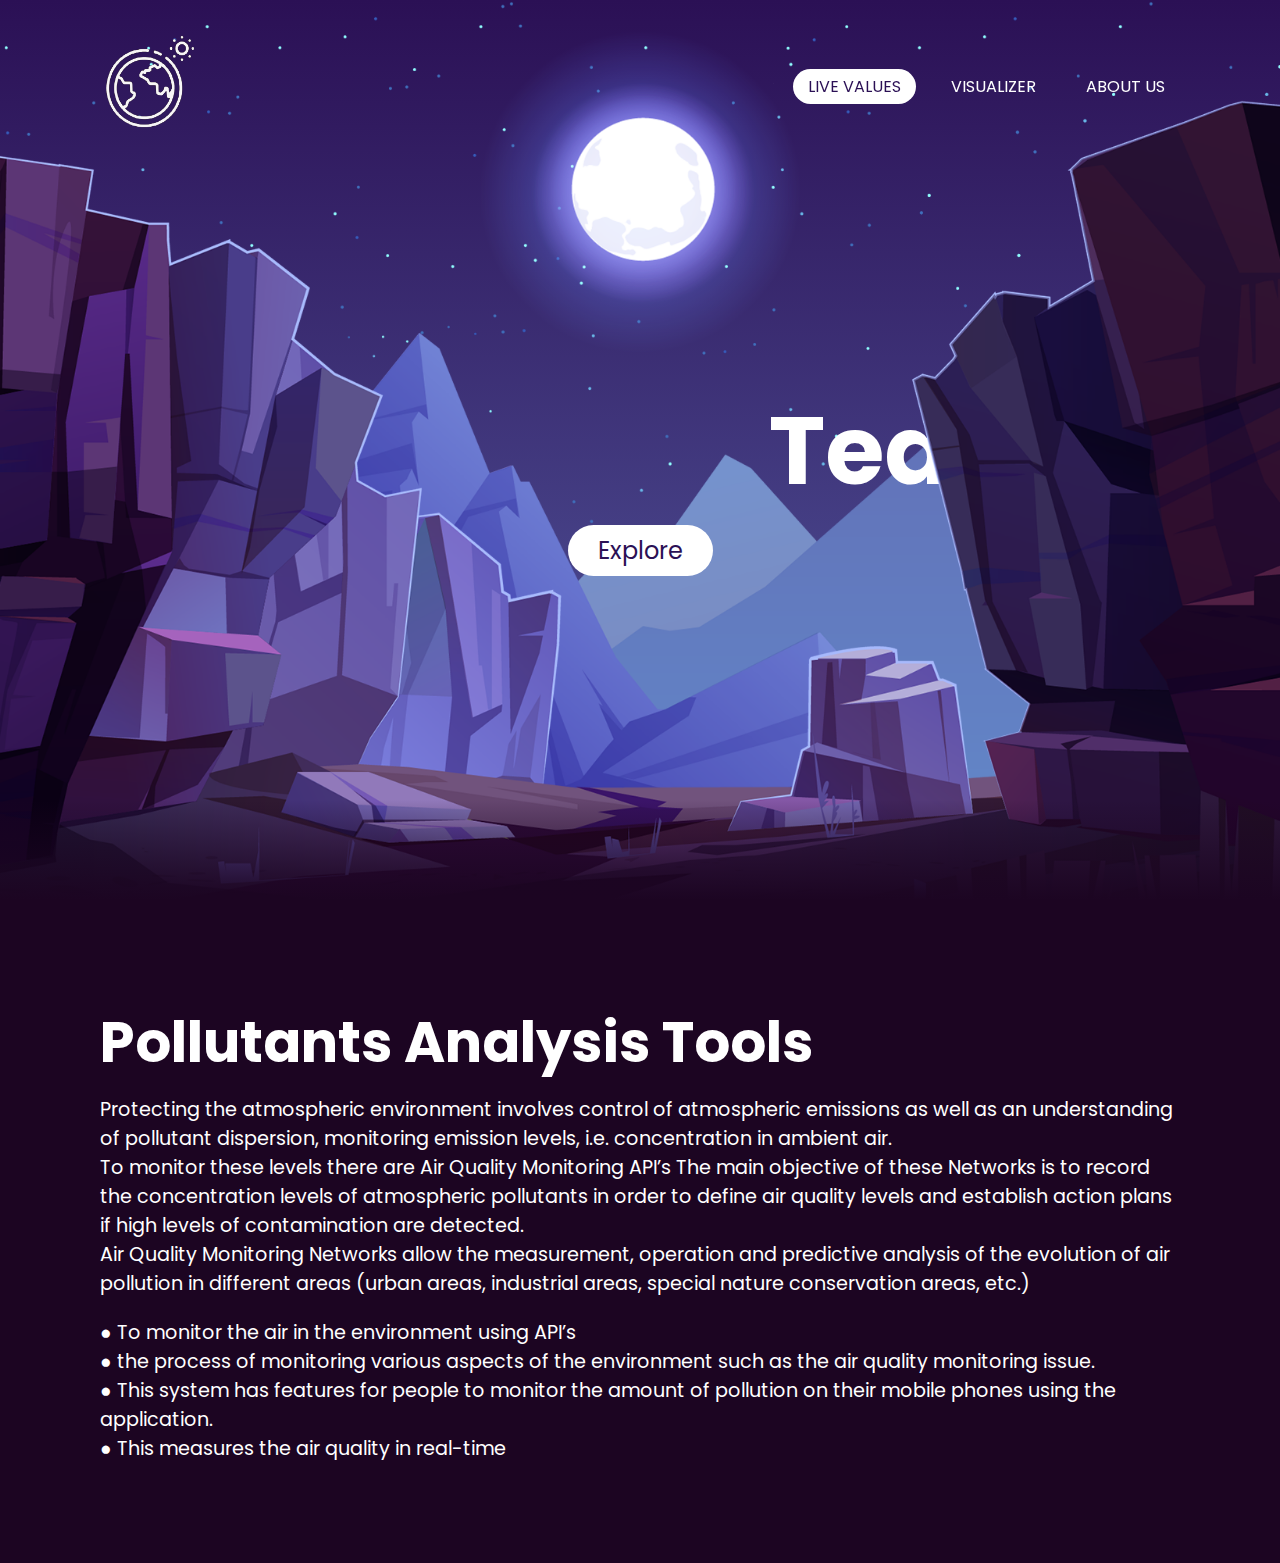
<file: index.html>
<!DOCTYPE html>
<html lang="en">
<head>
    <meta charset="UTF-8">
    <meta http-equiv="X-UA-Compatible" content="IE=edge">
    <meta name="viewport" content="width=device-width, initial-scale=1.0">
    <title>Document</title>
    <link rel="stylesheet" href="style.css">
</head>
<body>
    <header>
        <a href="#" class="logo"><img src="logo.png" alt="logo" class="images"></a>
        <ul>
            <li><a href="POLLUTANTS_FINDER/index.html" class="active">LIVE VALUES</a></li>
            <li><a href="Visualizer.html">VISUALIZER</a></li>
            <li><a href="PORTFOLIO/html.html">ABOUT US</a></li>
        </ul>
    </header>
    <section>
        <img src="stars.png" alt="stars" id="stars">
        <img src="moon.png" alt="moon" id="moon">
        <img src="mountains_behind.png" alt="mountains_behind" id="mountains_behind">
        <h2 id="text">Team Neon</h2>
        <a href="#sec" id="btn">Explore</a>
        <img src="mountains_front.png" alt="mountains_front" id="mountains_front">
    </section>
    <div id="sec">
        <h2>Pollutants Analysis Tools</h2>
        <p>
            Protecting the atmospheric environment involves control of atmospheric emissions as well as an
            understanding of pollutant dispersion, monitoring
            emission levels, i.e. concentration in ambient air.
        </p>
        <p>
            To monitor these levels there are Air Quality Monitoring
            API’s The main objective of these Networks is to record
            the concentration levels of atmospheric pollutants in
            order to define air quality levels and establish action
            plans if high levels of contamination are detected.
        </p>

       <p>
        Air Quality Monitoring Networks allow the
        measurement, operation and predictive analysis of
        the evolution of air pollution in different areas
        (urban areas, industrial areas, special nature
        conservation areas, etc.)
        </p>

       <p style="padding-top: 20px">
        ● To monitor the air in the environment using API’s<br>
        ● the process of monitoring various aspects of the
        environment such as the air quality monitoring
        issue.<br>
        ● This system has features for people to monitor the
        amount of pollution on their mobile phones using
        the application.<br>
        ● This measures the air quality in real-time <br>
        </p>

       


    </div>
    <script>
        let stars = document.getElementById('stars');
        let moon = document.getElementById('moon');
        let mountains_behind = document.getElementById('mountains_behind');
        let text = document.getElementById('text');
        let mountains_front = document.getElementById('mountains_front');
        
        window.addEventListener('scroll', () => {
            let value = window.scrollY;
            stars.style.left = value * 0.25 + 'px';
            moon.style.left = value * 1.05 + 'px';
            mountains_behind.style.left = value * 0.5 + 'px';
            mountains_front.style.left = value * 0 + 'px';
            text.style.left = value * 4 + 'px';
        });
    </script>
</body>
</html>
</file>
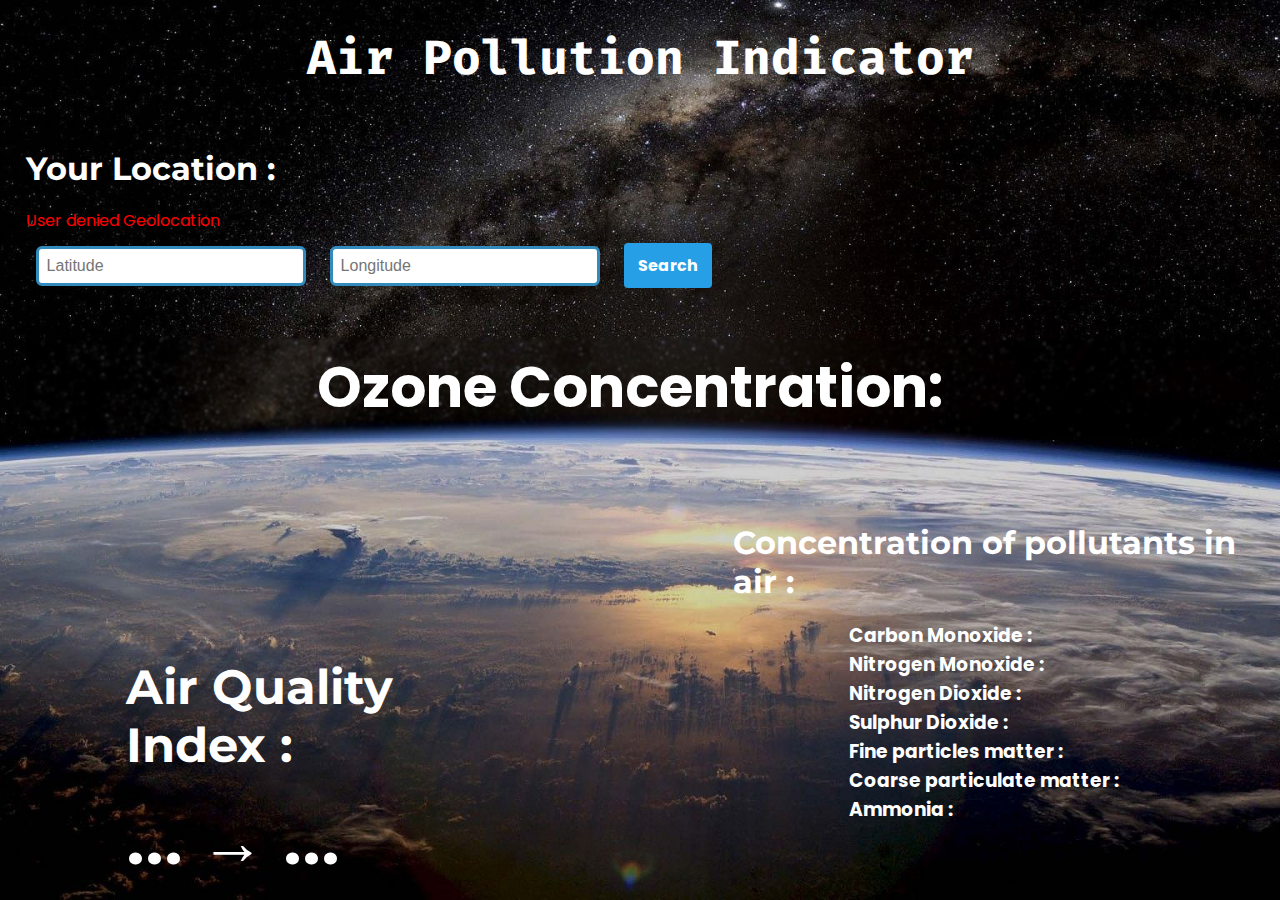
<file: POLLUTANTS_FINDER/index.html>
<!DOCTYPE html>
<html lang="en">
<head>
	<meta charset="UTF-8">
	<meta name="viewport" content="width=device-width, initial-scale=1.0">
	<title>Air Pollution Indicator</title>
	<link rel="stylesheet" href="./style.css" />
	<link rel="preconnect" href="https://fonts.gstatic.com">
	<link href="https://fonts.googleapis.com/css2?family=Fira+Code:wght@700&family=Montserrat:wght@700&family=Poppins&display=swap" rel="stylesheet">
</head>
<body>
	<div class="root">
		<h1 class="heading">Air Pollution Indicator</h1>
		<div class="location-container">
			<h2 class="sub-heading">Your Location :</h2>
			<label for="error-msg" style="color: red;"></label><br />
			<input
				type="number"
				name="lat"
				placeholder="Latitude"
				id="latitude"
				step="0.0001"
				class="loc-input" />
			
			<input
				type="number"
				name="lon"
				placeholder="Longitude"
				id="longitude"
				step="0.0001"
				class="loc-input" />
			<button class="search-btn">Search</button>
		</div>
		<div class="hellobro">
			<h3 class="component-names">Ozone Concentration:</h3>
			<span class="component-val" data-comp="o3"></span>
		</div>
		<div class="air-info">
			<div class="sect">
				<h2 class="sub-heading">Air Quality Index :</h2>
				<span class="air-quality">...</span>
				<span class="arr">&nbsp;&rarr;&nbsp;</span>
				<span class="air-quality-status">...</span>
			</div>
			<div class="component-container">
				<h2 class="sub-heading">
					Concentration of pollutants in air :
				</h2>
				<div class="contents">
					<div>
						<h3 class="component-names">Carbon Monoxide :</h3>
						<span class="component-val" data-comp="co"></span>
					</div>
					<div>
						<h3 class="component-names">Nitrogen Monoxide :</h3>
						<span class="component-val" data-comp="no"></span>
					</div>
					<div>
						<h3 class="component-names">Nitrogen Dioxide :</h3>
						<span class="component-val" data-comp="no2"></span>
					</div>
					
					<div>
						<h3 class="component-names">Sulphur Dioxide :</h3>
						<span class="component-val" data-comp="so2"></span>
					</div>
					<div>
						<h3 class="component-names">Fine particles matter :</h3>
						<span class="component-val" data-comp="pm2_5"></span>
					</div>
					<div>
						<h3 class="component-names">Coarse particulate matter :</h3>
						<span class="component-val" data-comp="pm10"></span>
					</div>
					<div>
						<h3 class="component-names">Ammonia :</h3>
						<span class="component-val" data-comp="nh3"></span>
					</div>
				</div>
				<!--  micrograms per cubic meter of air (μg/m3)  -->
			</div>
		</div>
		<footer>
		</footer>
	</div>
	<script src="./script.js" defer></script>
</body>
</html>
</file>
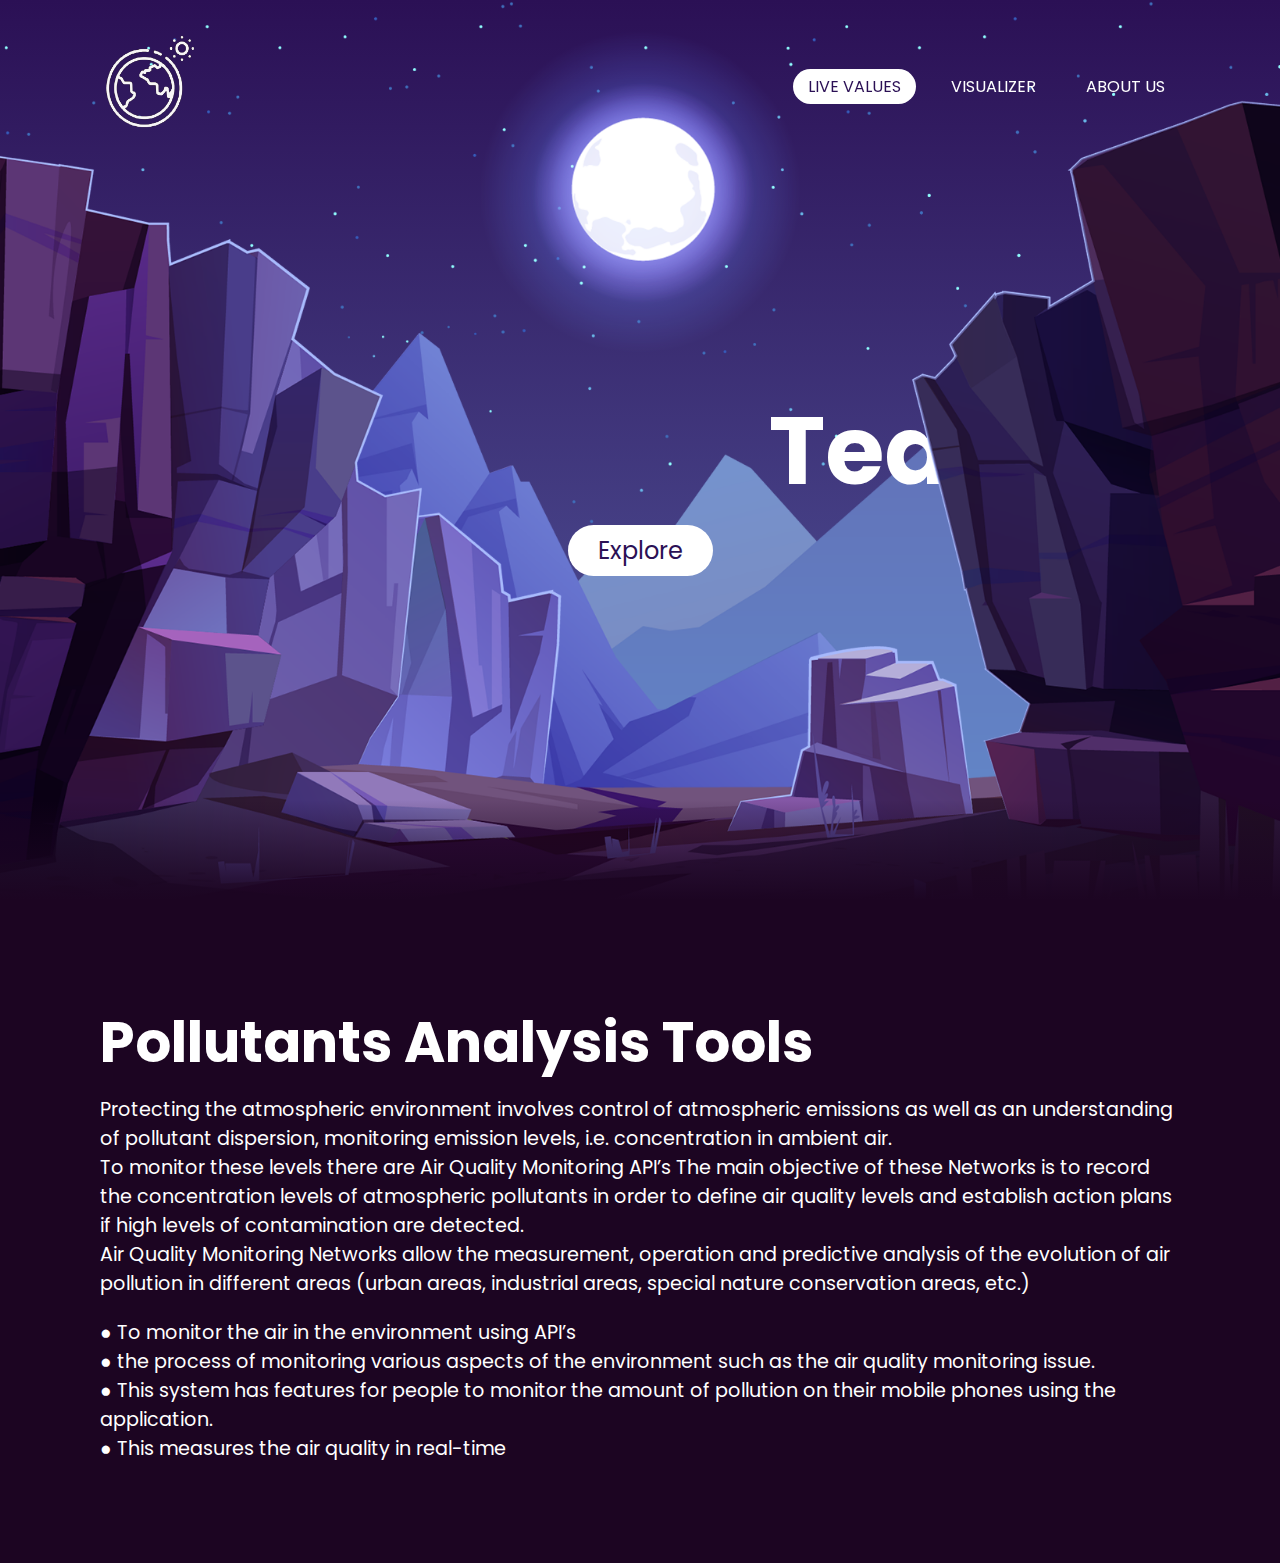
<file: indx.html>
<!DOCTYPE html>
<html lang="en">
<head>
    <meta charset="UTF-8">
    <meta http-equiv="X-UA-Compatible" content="IE=edge">
    <meta name="viewport" content="width=device-width, initial-scale=1.0">
    <title>Document</title>
    <link rel="stylesheet" href="style.css">
</head>
<body>
    <header>
        <a href="#" class="logo"><img src="logo.png" alt="logo" class="images"></a>
        <ul>
            <li><a href="POLLUTANTS_FINDER/index.html" class="active">LIVE VALUES</a></li>
            <li><a href="visualizer.html">VISUALIZER</a></li>
            <li><a href="PORTFOLIO/html.html">ABOUT US</a></li>
        </ul>
    </header>
    <section>
        <img src="stars.png" alt="stars" id="stars">
        <img src="moon.png" alt="moon" id="moon">
        <img src="mountains_behind.png" alt="mountains_behind" id="mountains_behind">
        <h2 id="text">Team Neon</h2>
        <a href="#sec" id="btn">Explore</a>
        <img src="mountains_front.png" alt="mountains_front" id="mountains_front">
    </section>
    <div id="sec">
        <h2>Pollutants Analysis Tools</h2>
        <p>
            Protecting the atmospheric environment involves control of atmospheric emissions as well as an
            understanding of pollutant dispersion, monitoring
            emission levels, i.e. concentration in ambient air.
        </p>
        <p>
            To monitor these levels there are Air Quality Monitoring
            API’s The main objective of these Networks is to record
            the concentration levels of atmospheric pollutants in
            order to define air quality levels and establish action
            plans if high levels of contamination are detected.
        </p>

       <p>
        Air Quality Monitoring Networks allow the
        measurement, operation and predictive analysis of
        the evolution of air pollution in different areas
        (urban areas, industrial areas, special nature
        conservation areas, etc.)
        </p>

       <p style="padding-top: 20px">
        ● To monitor the air in the environment using API’s<br>
        ● the process of monitoring various aspects of the
        environment such as the air quality monitoring
        issue.<br>
        ● This system has features for people to monitor the
        amount of pollution on their mobile phones using
        the application.<br>
        ● This measures the air quality in real-time <br>
        </p>

       


    </div>
    <script>
        let stars = document.getElementById('stars');
        let moon = document.getElementById('moon');
        let mountains_behind = document.getElementById('mountains_behind');
        let text = document.getElementById('text');
        let mountains_front = document.getElementById('mountains_front');
        
        window.addEventListener('scroll', () => {
            let value = window.scrollY;
            stars.style.left = value * 0.25 + 'px';
            moon.style.left = value * 1.05 + 'px';
            mountains_behind.style.left = value * 0.5 + 'px';
            mountains_front.style.left = value * 0 + 'px';
            text.style.left = value * 4 + 'px';
        });
    </script>
</body>
</html>
</file>
<file: style.css>
@import url('https://fonts.googleapis.com/css?family=Poppins:300,400,500,600,700,800,900&display=swap');
*{
    margin: 0;
    padding: 0;
    box-sizing: border-box;
    font-family: 'Poppins', sans-serif;
    scroll-behavior: smooth;
}
body{
    min-height: 100vh;
    background: linear-gradient(#2b1055, #7597de);
}

header{
    position: absolute;
    top: 0;
    left: 0;
    width: 100%;
    padding: 30px 100px;
    display: flex;
    justify-content: space-between;
    align-items: center;
    z-index: 10000;
}
header .logo{
    color:white;
    font-weight: 700;
    text-decoration: none;
    font-size: 2rem;
    text-transform: uppercase;
    letter-spacing: 2px;
}
header ul{
    display: flex;
    justify-content: center;
    align-items: center;
}
.images{
    height: 100px;
    width: 100px;
}
header ul li{
    list-style: none;
    margin-left: 20px
}
header ul li a{
    text-decoration: none;
    padding: 6px 15px;
    color: #fff;
    border-radius: 20px;

}
header ul li a:hover,
header ul li .active
{
    background: #fff;
    color: #2b1055;

}
section{
    position: relative;
    width: 100%;
    height: 100vh;
    padding: 100px;
    display: flex;
    justify-content: center;
    align-items: center;
    

}
.rocket{
    position: absolute;
    transform: translate(500px, 500px);
    z-index: 9000;
}
.rocket img{
    width: 100px;
    height: 100px;
}
section img{
    position: absolute;
    top: 0;
    left: 0;
    width: 100%;
    height: 100%;
    object-fit: cover;
    pointer-events: none;
}
section img#mountains_front{
   z-index: 10;
}
section img#moon{
    mix-blend-mode: screen;
}
#text{
    position:absolute;
    color: #fff;
    right: -50px;
    white-space: nowrap;
    font-size: 7.5vw;
    z-index: 9;
}   
#btn{
    text-decoration: none;
    display: inline-block;
    padding: 8px 30px;
    border-radius: 40px;
    background: #fff;
    color: #2b1055;
    font-size: 1.5em;
    z-index: 9;    
    transform: translateY(100px);
}
#sec{
    position: relative;
    padding: 100px;
    background: #1c0522;

}
#sec h2{
    font-size: 3.5em;
    margin-bottom: 10px;
    color: #fff;

}
#sec p{
    font-size: 1.2em;
    color: #fff;

}
section::before{
    content: '';
    position: absolute;
    bottom: 0;
    width: 100%;
    height: 100px;
    background: linear-gradient(to top, #1c0522, rgba(255, 255, 255, 0));
    z-index: 1000;
}
</file>
<file: POLLUTANTS_FINDER/style.css>
* {
	margin: 0;
	padding: 0;
	box-sizing: border-box;
	text-shadow: rgb(200, 85, 85);
}
body{
	height: 100vh;
	width: 100vw;
}

.root {
	padding: 2vw;
	/* background-image: linear-gradient(to right bottom, #213764, #295089, #2c6caf, #2688d7, #a0abb1); */
	background-position: center;
	background-repeat: no-repeat;
	background-size: cover;
	background-image: url("./images/1.jpg");
	width: 100%;
	height: 100%;
	color: white;
	font-family: poppins;	
	overflow: hidden;
	font-family: poppins;
}


.heading {
	text-align: center;
	font-family: 'Fira Code', monospace;
	font-size: 3rem;
	margin-bottom: 60px;
}

.sub-heading {
	margin: 20px 0;
	font-family: 'Montserrat', sans-serif;
	font-size: 2rem;
}

.location-container {
	margin: 40px 0;
}
.hellobro{

	background-color: rgba(0, 0, 0, 0.036);
	backdrop-filter: blur(1px);
	min-height: 100px;
	font-size: 3rem;
	width: 100%;
	display: flex;
	justify-content: center;
	align-items: center;

}
.hellobro span{
	font-size: 2rem;
}
.loc-input {
	border: 3px solid #328abd;
	font-size: 1rem;
	padding: 8px;
	border-radius: 6px;
	margin: 10px;
	width: 270px;
}

.loc-input:invalid {
	border: 3px solid #d34545;
}

.search-btn {
	padding: 10px 14px;
	background-color: #269fe6;
	border: none;
	font-family: 'Poppins', sans-serif;
	font-weight: 700;
	font-size: 1rem;
	border-radius: 4px;
	color: #fff;
	margin: 10px;
	cursor: pointer;
}

.air-quality, .arr, .air-quality-status {
	font-size: 4rem;
	font-weight: 700;

}

.component-names {
	display: inline-block;
	padding: 0;
	margin:0;
}


.component-val {
	font-size: 1.2rem;
	margin-left: 20px;
	color:aqua
}
.air-info{
	display: flex;

 }

.sect{
	padding-top: 200px;
	padding-left: 100px;
}
.sect h3{
	
	font-size: 3rem;
}
.sect h2{
	
	font-size: 3rem;
}

footer {
	margin-top: 40px;
	text-align: center;
}
.component-container{
	display: flex;
	justify-content: center;
	align-items:center;
	flex-direction: column;
	padding-left:200px;
}
</file>
